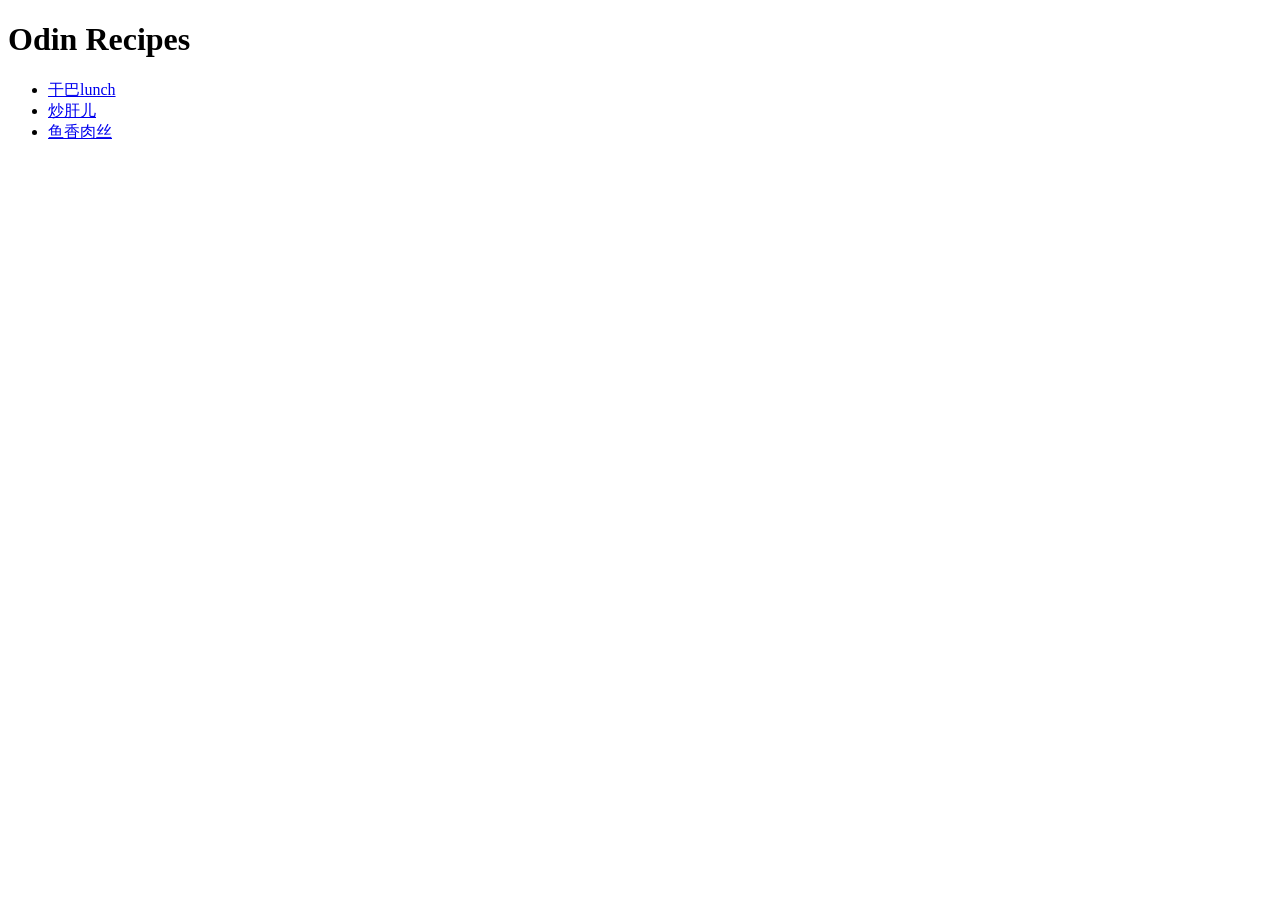
<file: index.html>
<!DOCTYPE html>
<html lang="en">

<head>
    <meta charset="UTF-8">
    <meta name="viewport" content="width=device-width, initial-scale=1.0">
    <title>Odin Recipes</title>
</head>

<body>
    <h1>Odin Recipes</h1>
    <ul>
        <li><a href="recipes/干巴lunch.html">干巴lunch</a></li>
        <li><a href="recipes/炒肝.html">炒肝儿</a></li>
        <li><a href="recipes/鱼香肉丝.html">鱼香肉丝</a></li>
    </ul>
</body>

</html>
</file>
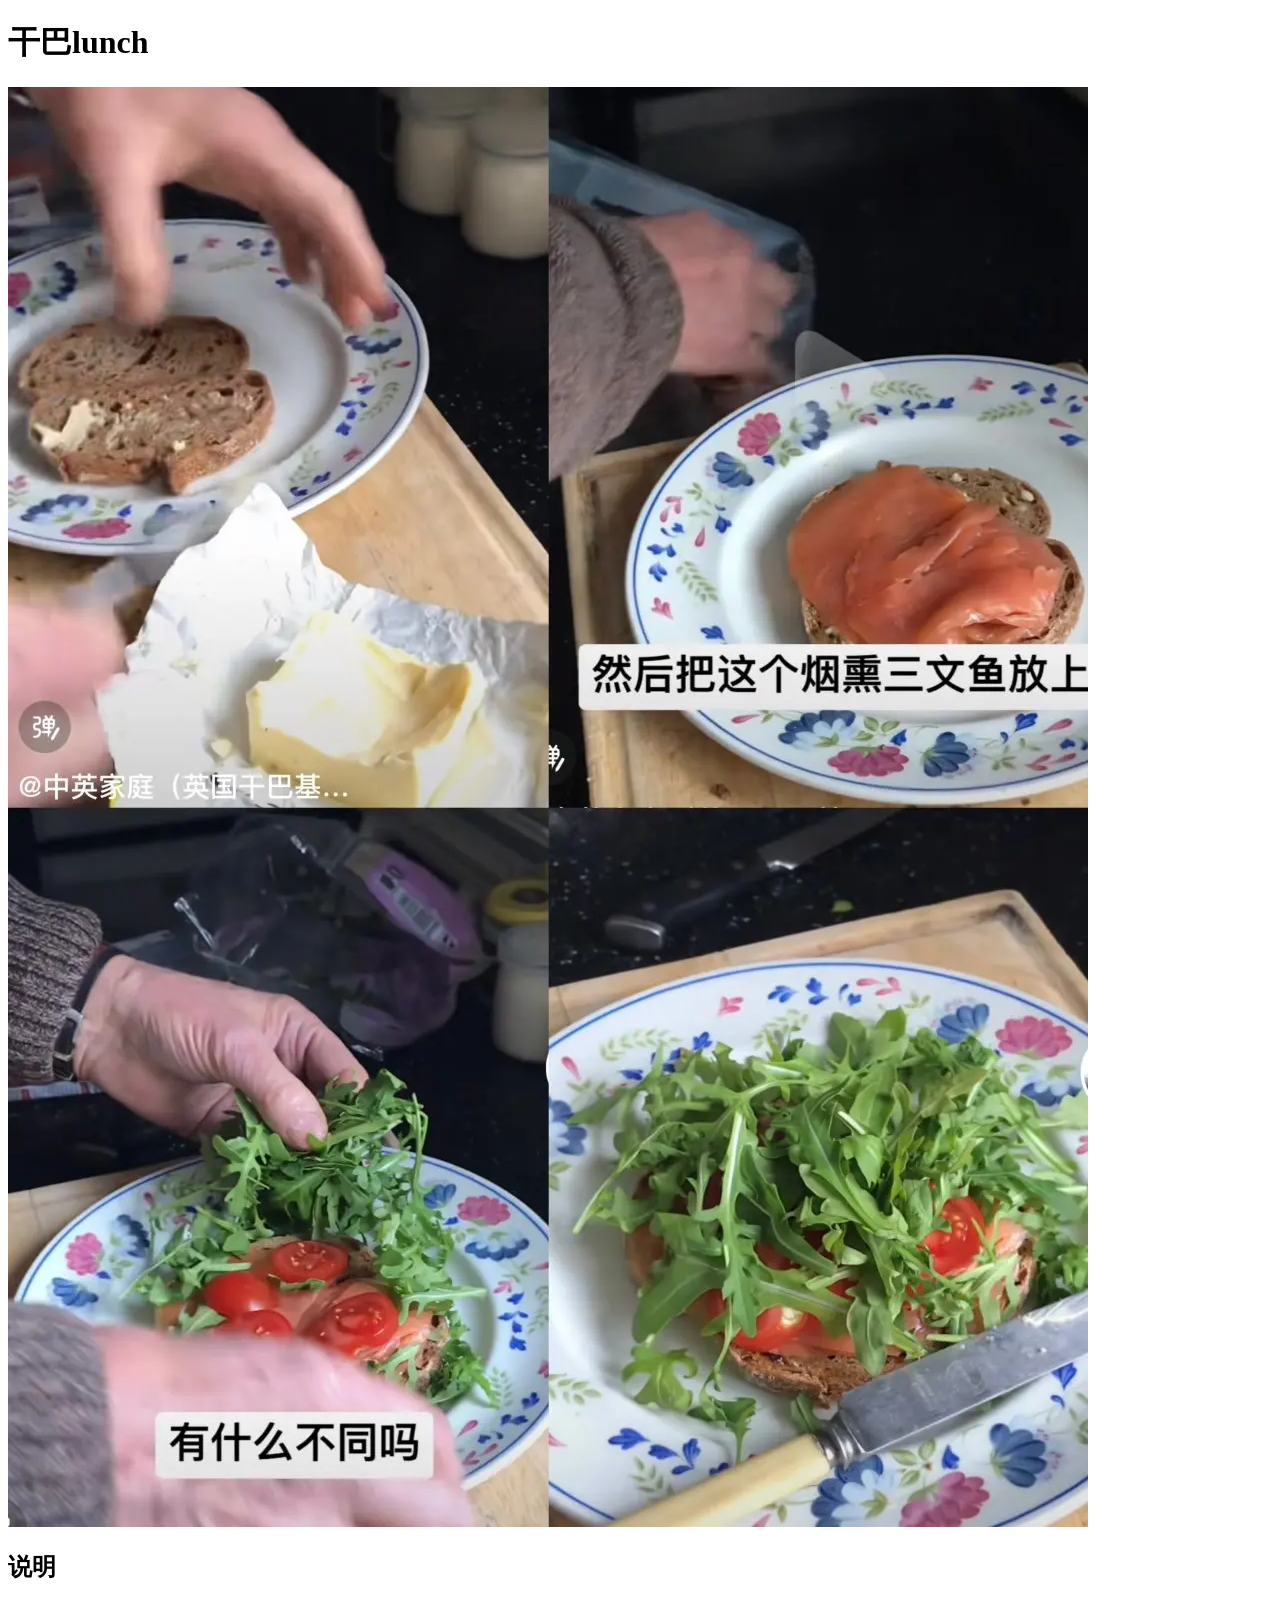
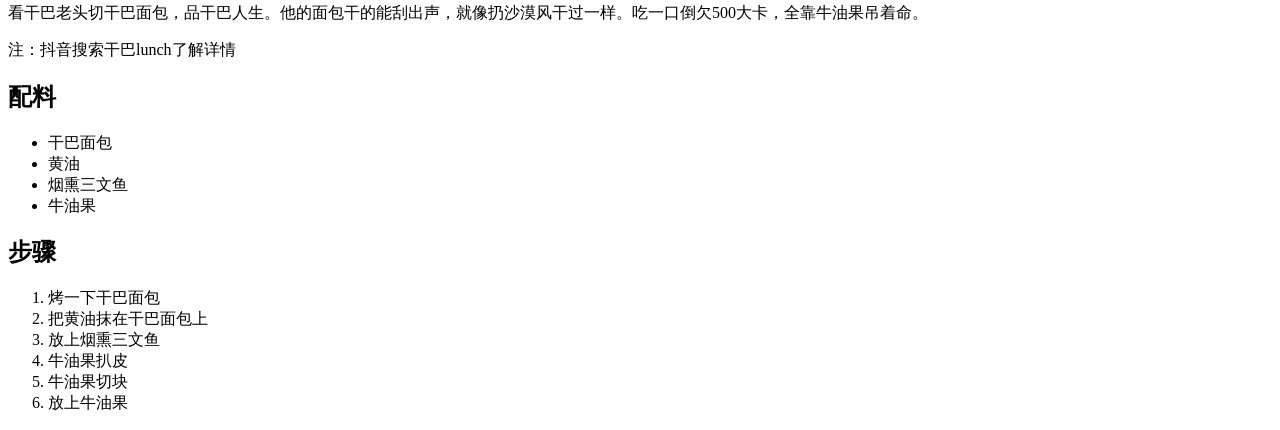
<file: recipes/干巴lunch.html>
<!DOCTYPE html>
<html lang="en">

<head>
    <meta charset="UTF-8">
    <meta name="viewport" content="width=device-width, initial-scale=1.0">
    <title>干巴lunch</title>
</head>

<body>
    <h1>干巴lunch</h1>
    <img src="../images/lunch.webp" alt="">
    <h2>说明</h2>
    <p>看干巴老头切干巴面包，品干巴人生。他的面包干的能刮出声，就像扔沙漠风干过一样。吃一口倒欠500大卡，全靠牛油果吊着命。</p>
    <p>注：抖音搜索干巴lunch了解详情</p>
    <h2>配料</h2>
    <ul>
        <li>干巴面包</li>
        <li>黄油</li>
        <li>烟熏三文鱼</li>
        <li>牛油果</li>
    </ul>
    <h2>步骤</h2>
    <ol>
        <li>烤一下干巴面包</li>
        <li>把黄油抹在干巴面包上</li>
        <li>放上烟熏三文鱼</li>
        <li>牛油果扒皮</li>
        <li>牛油果切块</li>
        <li>放上牛油果</li>
    </ol>
</body>

</html>
</file>
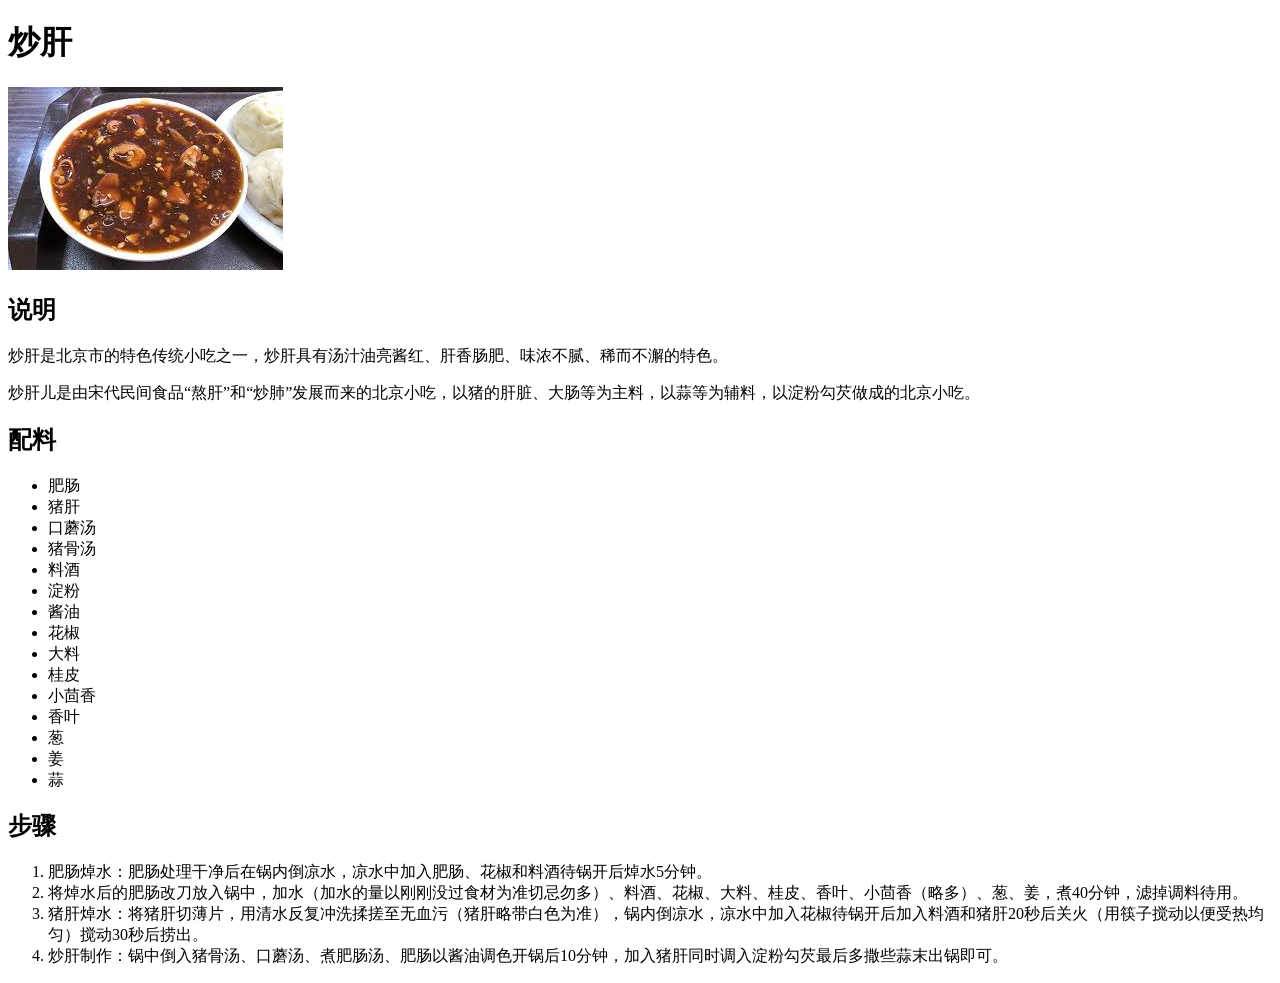
<file: recipes/炒肝.html>
<!DOCTYPE html>
<html lang="en">

<head>
    <meta charset="UTF-8">
    <meta name="viewport" content="width=device-width, initial-scale=1.0">
    <title>炒肝</title>
</head>

<body>
    <h1>炒肝</h1>
    <img src="../images/炒肝.jpeg" alt="">
    <h2>说明</h2>
    <p>炒肝是北京市的特色传统小吃之一，炒肝具有汤汁油亮酱红、肝香肠肥、味浓不腻、稀而不澥的特色。</p>
    <p>炒肝儿是由宋代民间食品“熬肝”和“炒肺”发展而来的北京小吃，以猪的肝脏、大肠等为主料，以蒜等为辅料，以淀粉勾芡做成的北京小吃。</p>
    <h2>配料</h2>
    <ul>
        <li>肥肠</li>
        <li>猪肝</li>
        <li>口蘑汤</li>
        <li>猪骨汤</li>
        <li>料酒</li>
        <li>淀粉</li>
        <li>酱油</li>
        <li>花椒</li>
        <li>大料</li>
        <li>桂皮</li>
        <li>小茴香</li>
        <li>香叶</li>
        <li>葱</li>
        <li>姜</li>
        <li>蒜</li>
    </ul>
    <h2>步骤</h2>
    <ol>
        <li>肥肠焯水：肥肠处理干净后在锅内倒凉水，凉水中加入肥肠、花椒和料酒待锅开后焯水5分钟。</li>
        <li>将焯水后的肥肠改刀放入锅中，加水（加水的量以刚刚没过食材为准切忌勿多）、料酒、花椒、大料、桂皮、香叶、小茴香（略多）、葱、姜，煮40分钟，滤掉调料待用。</li>
        <li>猪肝焯水：将猪肝切薄片，用清水反复冲洗揉搓至无血污（猪肝略带白色为准），锅内倒凉水，凉水中加入花椒待锅开后加入料酒和猪肝20秒后关火（用筷子搅动以便受热均匀）搅动30秒后捞出。</li>
        <li>炒肝制作：锅中倒入猪骨汤、口蘑汤、煮肥肠汤、肥肠以酱油调色开锅后10分钟，加入猪肝同时调入淀粉勾芡最后多撒些蒜末出锅即可。</li>
    </ol>
</body>

</html>
</file>
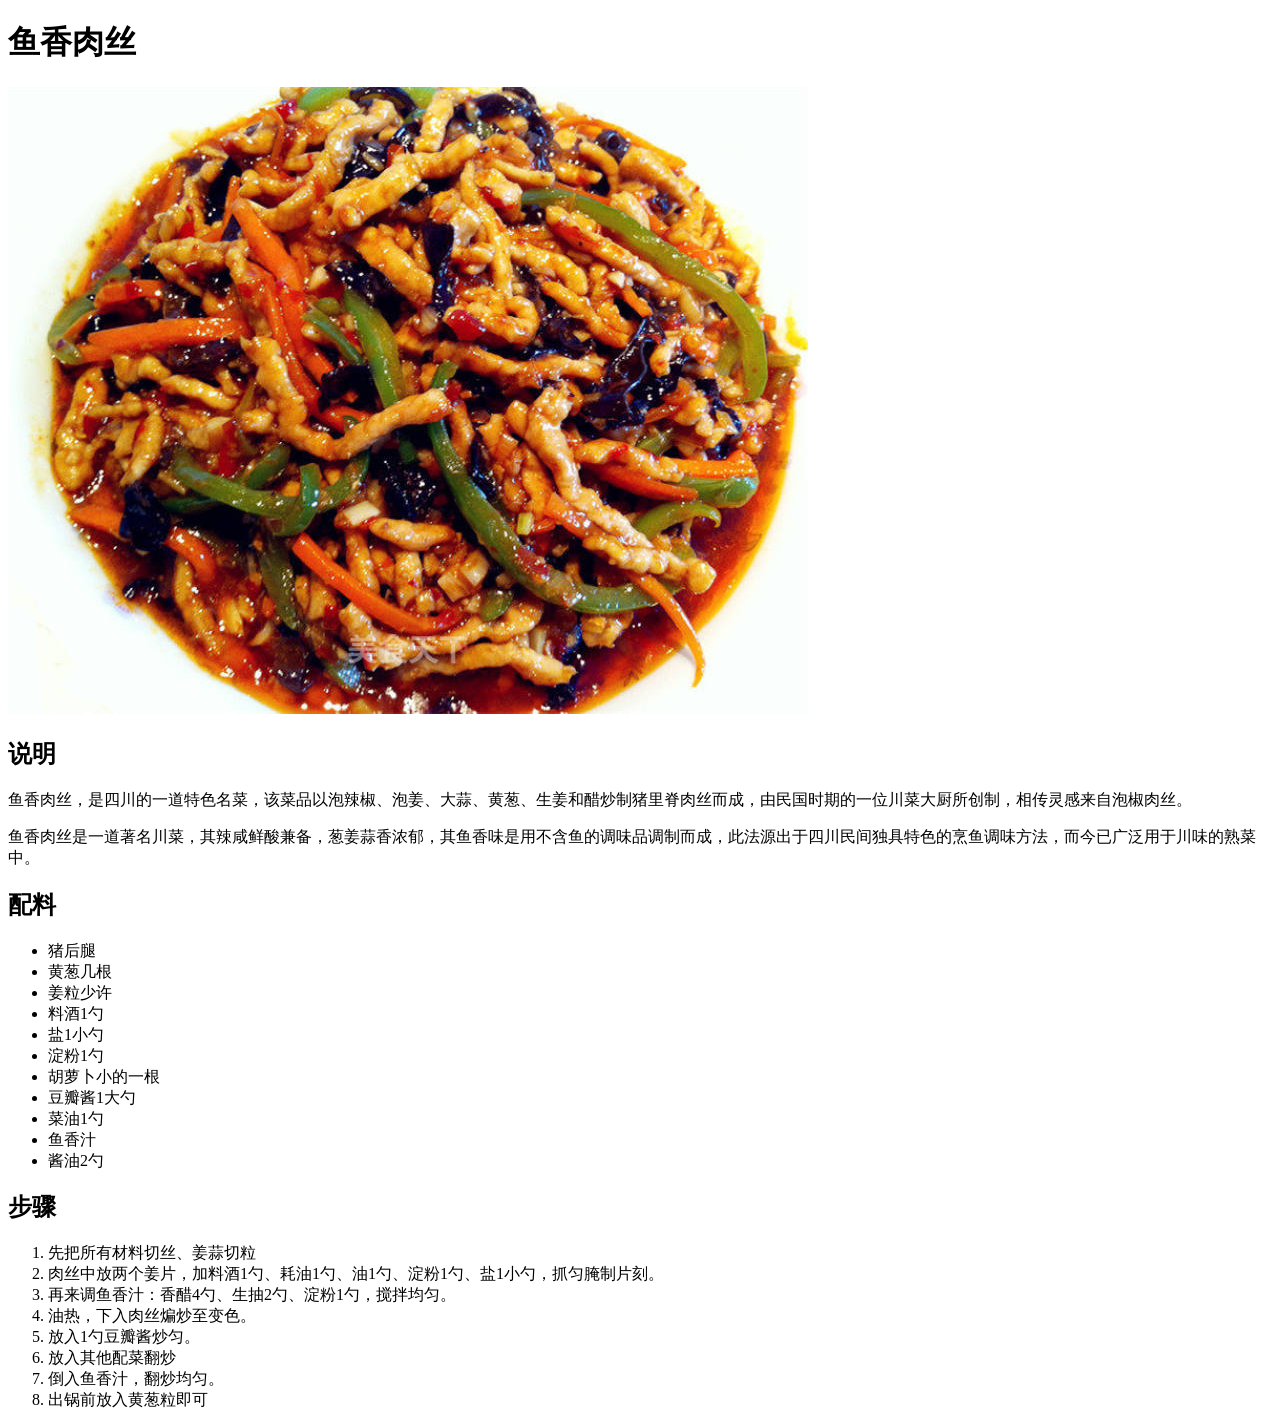
<file: recipes/鱼香肉丝.html>
<!DOCTYPE html>
<html lang="en">

<head>
    <meta charset="UTF-8">
    <meta name="viewport" content="width=device-width, initial-scale=1.0">
    <title>鱼香肉丝</title>
</head>

<body>
    <h1>鱼香肉丝</h1>
    <img src="../images/鱼香肉丝.jpg" alt="">
    <h2>说明</h2>
    <p>鱼香肉丝，是四川的一道特色名菜，该菜品以泡辣椒、泡姜、大蒜、黄葱、生姜和醋炒制猪里脊肉丝而成，由民国时期的一位川菜大厨所创制，相传灵感来自泡椒肉丝。</p>
    <p>鱼香肉丝是一道著名川菜，其辣咸鲜酸兼备，葱姜蒜香浓郁，其鱼香味是用不含鱼的调味品调制而成，此法源出于四川民间独具特色的烹鱼调味方法，而今已广泛用于川味的熟菜中。</p>
    <h2>配料</h2>
    <ul>
        <li>猪后腿</li>
        <li>黄葱几根</li>
        <li>姜粒少许</li>
        <li>料酒1勺</li>
        <li>盐1小勺</li>
        <li>淀粉1勺</li>
        <li>胡萝卜小的一根</li>
        <li>豆瓣酱1大勺</li>
        <li>菜油1勺</li>
        <li>鱼香汁</li>
        <li>酱油2勺</li>
    </ul>
    <h2>步骤</h2>
    <ol>
        <li>先把所有材料切丝、姜蒜切粒</li>
        <li>肉丝中放两个姜片，加料酒1勺、耗油1勺、油1勺、淀粉1勺、盐1小勺，抓匀腌制片刻。</li>
        <li>再来调鱼香汁：香醋4勺、生抽2勺、淀粉1勺，搅拌均匀。</li>
        <li>油热，下入肉丝煸炒至变色。</li>
        <li>放入1勺豆瓣酱炒匀。</li>
        <li>放入其他配菜翻炒</li>
        <li>倒入鱼香汁，翻炒均匀。</li>
        <li>出锅前放入黄葱粒即可</li>
    </ol>
</body>

</html>
</file>
